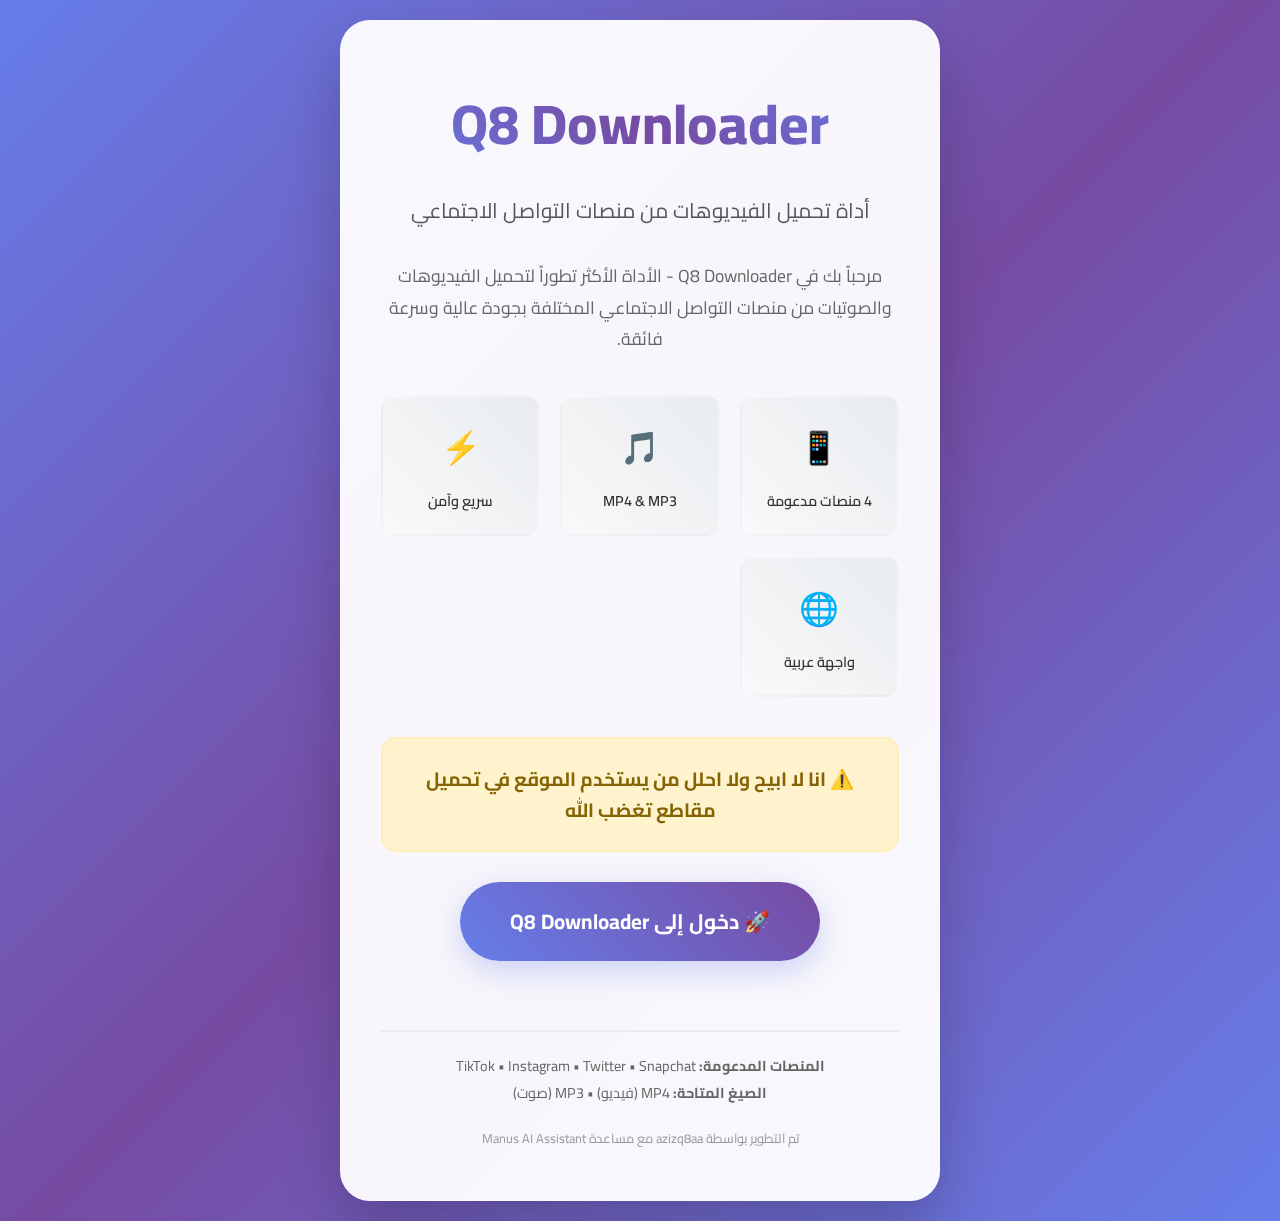
<file: index.html>
<!DOCTYPE html>
<html lang="ar" dir="rtl">
<head>
    <meta charset="UTF-8">
    <meta name="viewport" content="width=device-width, initial-scale=1.0">
    <title>Q8 Downloader - الصفحة الرئيسية</title>
    <link rel="preconnect" href="https://fonts.googleapis.com">
    <link rel="preconnect" href="https://fonts.gstatic.com" crossorigin>
    <link href="https://fonts.googleapis.com/css2?family=Cairo:wght@300;400;600;700;800&display=swap" rel="stylesheet">
    <style>
        * {
            margin: 0;
            padding: 0;
            box-sizing: border-box;
        }

        body {
            font-family: 'Cairo', sans-serif;
            background: linear-gradient(135deg, #667eea 0%, #764ba2 50%, #667eea 100%);
            min-height: 100vh;
            display: flex;
            align-items: center;
            justify-content: center;
            padding: 20px;
            animation: gradientShift 8s ease-in-out infinite;
        }

        @keyframes gradientShift {
            0%, 100% { background: linear-gradient(135deg, #667eea 0%, #764ba2 50%, #667eea 100%); }
            50% { background: linear-gradient(135deg, #764ba2 0%, #667eea 50%, #764ba2 100%); }
        }

        .container {
            background: rgba(255, 255, 255, 0.95);
            border-radius: 30px;
            padding: 50px 40px;
            box-shadow: 0 30px 60px rgba(0,0,0,0.2);
            max-width: 600px;
            width: 100%;
            text-align: center;
            backdrop-filter: blur(10px);
            border: 1px solid rgba(255,255,255,0.3);
        }

        .logo {
            font-size: 3.5rem;
            font-weight: 800;
            margin-bottom: 15px;
            background: linear-gradient(45deg, #667eea, #764ba2, #667eea);
            -webkit-background-clip: text;
            -webkit-text-fill-color: transparent;
            background-clip: text;
            animation: logoGlow 3s ease-in-out infinite;
        }

        @keyframes logoGlow {
            0%, 100% { transform: scale(1); }
            50% { transform: scale(1.05); }
        }

        .subtitle {
            color: #555;
            margin-bottom: 30px;
            font-size: 1.3rem;
            font-weight: 400;
        }

        .description {
            color: #666;
            margin-bottom: 40px;
            font-size: 1.1rem;
            line-height: 1.8;
        }

        .features {
            display: grid;
            grid-template-columns: repeat(auto-fit, minmax(120px, 1fr));
            gap: 20px;
            margin-bottom: 40px;
        }

        .feature {
            background: linear-gradient(45deg, #f8f9fa, #e9ecef);
            padding: 20px 15px;
            border-radius: 15px;
            border: 2px solid transparent;
            transition: all 0.3s ease;
        }

        .feature:hover {
            border-color: #667eea;
            transform: translateY(-5px);
            box-shadow: 0 10px 20px rgba(102, 126, 234, 0.2);
        }

        .feature-icon {
            font-size: 2rem;
            margin-bottom: 10px;
        }

        .feature-text {
            font-size: 0.9rem;
            font-weight: 600;
            color: #333;
        }

        .main-button {
            display: inline-block;
            padding: 20px 50px;
            background: linear-gradient(45deg, #667eea, #764ba2);
            color: white;
            text-decoration: none;
            border-radius: 50px;
            font-size: 1.3rem;
            font-weight: 700;
            margin-bottom: 30px;
            transition: all 0.3s ease;
            box-shadow: 0 10px 30px rgba(102, 126, 234, 0.3);
            position: relative;
            overflow: hidden;
        }

        .main-button:hover {
            transform: translateY(-3px);
            box-shadow: 0 15px 40px rgba(102, 126, 234, 0.4);
        }

        .main-button::before {
            content: '';
            position: absolute;
            top: 0;
            left: -100%;
            width: 100%;
            height: 100%;
            background: linear-gradient(90deg, transparent, rgba(255,255,255,0.3), transparent);
            transition: left 0.5s;
        }

        .main-button:hover::before {
            left: 100%;
        }

        .warning-message {
            background: #fff3cd;
            border: 2px solid #ffeeba;
            border-radius: 15px;
            padding: 25px;
            margin-bottom: 30px;
            color: #856404;
            font-size: 1.2rem;
            font-weight: 700;
            line-height: 1.6;
            display: flex;
            align-items: center;
            justify-content: center;
            gap: 10px;
        }

        .footer {
            margin-top: 30px;
            padding-top: 20px;
            border-top: 2px solid #e9ecef;
            color: #666;
            font-size: 0.9rem;
        }

        .github-link {
            display: inline-block;
            margin-top: 15px;
            color: #667eea;
            text-decoration: none;
            font-weight: 600;
            transition: color 0.3s ease;
        }

        .github-link:hover {
            color: #764ba2;
        }

        @media (max-width: 768px) {
            .container {
                padding: 30px 20px;
                margin: 10px;
            }
            
            .logo {
                font-size: 2.5rem;
            }
            
            .main-button {
                padding: 15px 30px;
                font-size: 1.1rem;
            }
            
            .features {
                grid-template-columns: repeat(2, 1fr);
            }

            .warning-message {
                font-size: 1.1rem;
                padding: 20px;
            }
        }

        .pulse {
            animation: pulse 2s infinite;
        }

        @keyframes pulse {
            0% { transform: scale(1); }
            50% { transform: scale(1.05); }
            100% { transform: scale(1); }
        }
    </style>
</head>
<body>
    <div class="container">
        <h1 class="logo pulse">Q8 Downloader</h1>
        <p class="subtitle">أداة تحميل الفيديوهات من منصات التواصل الاجتماعي</p>
        
        <p class="description">
            مرحباً بك في Q8 Downloader - الأداة الأكثر تطوراً لتحميل الفيديوهات والصوتيات من منصات التواصل الاجتماعي المختلفة بجودة عالية وسرعة فائقة.
        </p>

        <div class="features">
            <div class="feature">
                <div class="feature-icon">📱</div>
                <div class="feature-text">4 منصات مدعومة</div>
            </div>
            <div class="feature">
                <div class="feature-icon">🎵</div>
                <div class="feature-text">MP4 & MP3</div>
            </div>
            <div class="feature">
                <div class="feature-icon">⚡</div>
                <div class="feature-text">سريع وآمن</div>
            </div>
            <div class="feature">
                <div class="feature-icon">🌐</div>
                <div class="feature-text">واجهة عربية</div>
            </div>
        </div>

        <div class="warning-message">
            ⚠️ انا لا ابيح ولا احلل من يستخدم الموقع في تحميل مقاطع تغضب الله
        </div>

        <a href="http://178.18.252.4:5000" class="main-button" target="_blank">
            🚀 دخول إلى Q8 Downloader
        </a>

        <div class="footer">
            <p><strong>المنصات المدعومة:</strong> TikTok • Instagram • Twitter • Snapchat</p>
            <p><strong>الصيغ المتاحة:</strong> MP4 (فيديو) • MP3 (صوت)</p>
            

            
            <p style="margin-top: 20px; font-size: 0.8rem; color: #999;">
                تم التطوير بواسطة azizq8aa مع مساعدة Manus AI Assistant
            </p>
        </div>
    </div>

    <script>
        // إضافة تأثيرات تفاعلية
        document.addEventListener('DOMContentLoaded', function() {
            // تأثير النقر على الأزرار
            const button = document.querySelector('.main-button');
            button.addEventListener('click', function(e) {
                // إنشاء تأثير الموجة
                const ripple = document.createElement('span');
                const rect = this.getBoundingClientRect();
                const size = Math.max(rect.width, rect.height);
                const x = e.clientX - rect.left - size / 2;
                const y = e.clientY - rect.top - size / 2;
                
                ripple.style.width = ripple.style.height = size + 'px';
                ripple.style.left = x + 'px';
                ripple.style.top = y + 'px';
                ripple.classList.add('ripple');
                
                this.appendChild(ripple);
                
                setTimeout(() => {
                    ripple.remove();
                }, 600);
            });

            // تأثير التحويم على الميزات
            const features = document.querySelectorAll('.feature');
            features.forEach(feature => {
                feature.addEventListener('mouseenter', function() {
                    this.style.transform = 'translateY(-5px) scale(1.05)';
                });
                
                feature.addEventListener('mouseleave', function() {
                    this.style.transform = 'translateY(0) scale(1)';
                });
            });
        });

        // CSS للتأثير المتموج
        const style = document.createElement('style');
        style.textContent = `
            .ripple {
                position: absolute;
                border-radius: 50%;
                background: rgba(255, 255, 255, 0.6);
                transform: scale(0);
                animation: ripple-animation 0.6s linear;
                pointer-events: none;
            }
            
            @keyframes ripple-animation {
                to {
                    transform: scale(4);
                    opacity: 0;
                }
            }
        `;
        document.head.appendChild(style);
    </script>
</body>
</html>
</file>
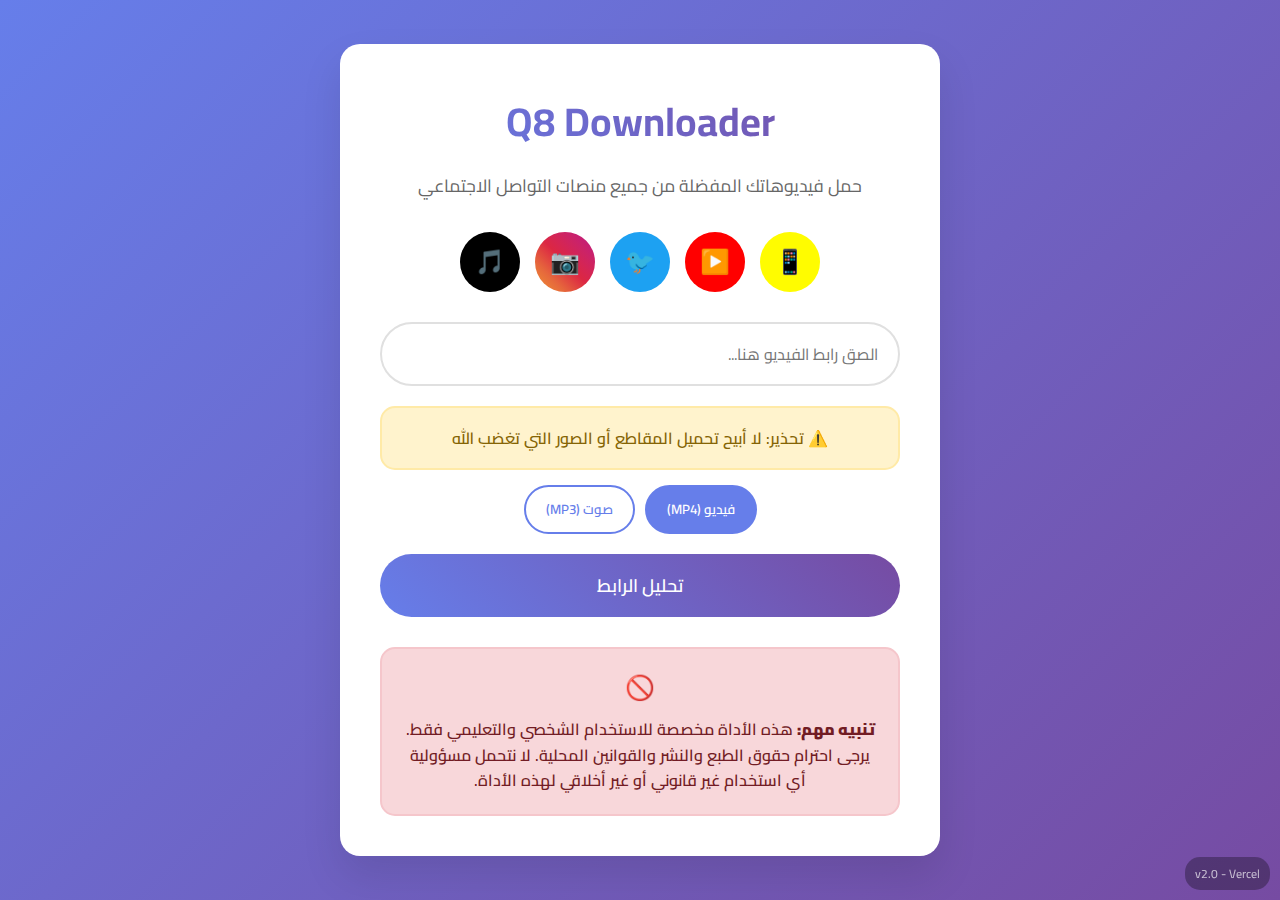
<file: src/static/index.html>
<!DOCTYPE html>
<html lang="ar" dir="rtl">
<head>
    <meta charset="UTF-8">
    <meta name="viewport" content="width=device-width, initial-scale=1.0">
    <title>Q8 Downloader - حمل من جميع المنصات</title>
    <!-- Updated: 2025-09-16 19:15 -->
    <link rel="preconnect" href="https://fonts.googleapis.com">
    <link rel="preconnect" href="https://fonts.gstatic.com" crossorigin>
    <link href="https://fonts.googleapis.com/css2?family=Cairo:wght@300;400;600;700&display=swap" rel="stylesheet">
    <style>
        * {
            margin: 0;
            padding: 0;
            box-sizing: border-box;
        }

        body {
            font-family: 'Cairo', sans-serif;
            background: linear-gradient(135deg, #667eea 0%, #764ba2 100%);
            min-height: 100vh;
            display: flex;
            align-items: center;
            justify-content: center;
            padding: 20px;
        }

        .container {
            background: white;
            border-radius: 20px;
            padding: 40px;
            box-shadow: 0 20px 40px rgba(0,0,0,0.1);
            max-width: 600px;
            width: 100%;
            text-align: center;
        }

        .title {
            font-size: 2.5rem;
            font-weight: 700;
            color: #333;
            margin-bottom: 10px;
            background: linear-gradient(45deg, #667eea, #764ba2);
            -webkit-background-clip: text;
            -webkit-text-fill-color: transparent;
            background-clip: text;
        }

        .subtitle {
            color: #666;
            margin-bottom: 30px;
            font-size: 1.1rem;
        }

        .platforms {
            display: flex;
            justify-content: center;
            gap: 15px;
            margin-bottom: 30px;
            flex-wrap: wrap;
        }

        .platform-icon {
            width: 60px;
            height: 60px;
            border-radius: 50%;
            display: flex;
            align-items: center;
            justify-content: center;
            font-size: 24px;
            color: white;
            transition: transform 0.3s ease;
        }

        .platform-icon:hover {
            transform: scale(1.1);
        }

        .youtube { background: #FF0000; }
        .tiktok { background: #000000; }
        .instagram { background: linear-gradient(45deg, #f09433 0%,#e6683c 25%,#dc2743 50%,#cc2366 75%,#bc1888 100%); }
        .twitter { background: #1DA1F2; }
        .snapchat { background: #FFFC00; color: #333; }

        .input-group {
            margin-bottom: 20px;
        }

        .url-input {
            width: 100%;
            padding: 15px 20px;
            border: 2px solid #e0e0e0;
            border-radius: 50px;
            font-size: 16px;
            outline: none;
            transition: border-color 0.3s ease;
            font-family: 'Cairo', sans-serif;
        }

        .url-input:focus {
            border-color: #667eea;
        }

        .warning-message {
            background: #fff3cd;
            border: 2px solid #ffeaa7;
            border-radius: 15px;
            padding: 15px;
            margin: 15px 0;
            color: #856404;
            font-weight: 600;
            font-size: 1rem;
            display: flex;
            align-items: center;
            justify-content: center;
            gap: 10px;
            animation: pulse 2s infinite;
        }

        @keyframes pulse {
            0%, 100% { transform: scale(1); }
            50% { transform: scale(1.02); }
        }

        .format-buttons {
            display: flex;
            gap: 10px;
            margin-bottom: 20px;
            justify-content: center;
        }

        .format-btn {
            padding: 10px 20px;
            border: 2px solid #667eea;
            background: white;
            color: #667eea;
            border-radius: 25px;
            cursor: pointer;
            transition: all 0.3s ease;
            font-family: 'Cairo', sans-serif;
            font-weight: 600;
        }

        .format-btn.active {
            background: #667eea;
            color: white;
        }

        .download-btn {
            width: 100%;
            padding: 15px;
            background: linear-gradient(45deg, #667eea, #764ba2);
            color: white;
            border: none;
            border-radius: 50px;
            font-size: 18px;
            font-weight: 600;
            cursor: pointer;
            transition: transform 0.3s ease;
            font-family: 'Cairo', sans-serif;
        }

        .download-btn:hover {
            transform: translateY(-2px);
        }

        .download-btn:disabled {
            opacity: 0.6;
            cursor: not-allowed;
            transform: none;
        }

        .result {
            margin-top: 20px;
            padding: 15px;
            border-radius: 10px;
            display: none;
        }

        .result.success {
            background: #d4edda;
            color: #155724;
            border: 1px solid #c3e6cb;
        }

        .result.error {
            background: #f8d7da;
            color: #721c24;
            border: 1px solid #f5c6cb;
        }

        .loading {
            display: none;
            margin-top: 10px;
        }

        .spinner {
            border: 3px solid #f3f3f3;
            border-top: 3px solid #667eea;
            border-radius: 50%;
            width: 30px;
            height: 30px;
            animation: spin 1s linear infinite;
            margin: 0 auto;
        }

        @keyframes spin {
            0% { transform: rotate(0deg); }
            100% { transform: rotate(360deg); }
        }

        .download-link {
            display: inline-block;
            margin-top: 10px;
            padding: 10px 20px;
            background: #28a745;
            color: white;
            text-decoration: none;
            border-radius: 25px;
            font-weight: 600;
        }

        .download-link:hover {
            background: #218838;
        }

        .version-info {
            position: fixed;
            bottom: 10px;
            right: 10px;
            font-size: 12px;
            color: rgba(255,255,255,0.7);
            background: rgba(0,0,0,0.3);
            padding: 5px 10px;
            border-radius: 15px;
        }

        .footer-warning {
            margin-top: 30px;
            padding: 20px;
            background: #f8d7da;
            border: 2px solid #f5c6cb;
            border-radius: 15px;
            color: #721c24;
            font-weight: 600;
            line-height: 1.6;
        }

        .footer-warning .icon {
            font-size: 1.5rem;
            margin-bottom: 10px;
        }
    </style>
</head>
<body>
    <div class="container">
        <h1 class="title">Q8 Downloader</h1>
        <p class="subtitle">حمل فيديوهاتك المفضلة من جميع منصات التواصل الاجتماعي</p>
        
        <div class="platforms">
            <div class="platform-icon snapchat">📱</div>
            <div class="platform-icon youtube">▶️</div>
            <div class="platform-icon twitter">🐦</div>
            <div class="platform-icon instagram">📷</div>
            <div class="platform-icon tiktok">🎵</div>
        </div>

        <div class="input-group">
            <input type="text" id="videoUrl" class="url-input" placeholder="الصق رابط الفيديو هنا...">
        </div>

        <div class="warning-message">
            ⚠️ تحذير: لا أبيح تحميل المقاطع أو الصور التي تغضب الله
        </div>

        <div class="format-buttons">
            <button class="format-btn active" data-format="mp4">فيديو (MP4)</button>
            <button class="format-btn" data-format="mp3">صوت (MP3)</button>
        </div>

        <button id="downloadBtn" class="download-btn">تحليل الرابط</button>

        <div class="loading" id="loading">
            <div class="spinner"></div>
            <p>جاري المعالجة...</p>
        </div>

        <div id="result" class="result"></div>

        <div class="footer-warning">
            <div class="icon">🚫</div>
            <strong>تنبيه مهم:</strong> هذه الأداة مخصصة للاستخدام الشخصي والتعليمي فقط. يرجى احترام حقوق الطبع والنشر والقوانين المحلية. لا نتحمل مسؤولية أي استخدام غير قانوني أو غير أخلاقي لهذه الأداة.
        </div>
    </div>

    <div class="version-info">v2.0 - Vercel</div>

    <script>
        let selectedFormat = 'mp4';

        // تحديد الصيغة
        document.querySelectorAll('.format-btn').forEach(btn => {
            btn.addEventListener('click', () => {
                document.querySelectorAll('.format-btn').forEach(b => b.classList.remove('active'));
                btn.classList.add('active');
                selectedFormat = btn.dataset.format;
            });
        });

        // وظيفة التحميل
        document.getElementById('downloadBtn').addEventListener('click', async () => {
            const url = document.getElementById('videoUrl').value.trim();
            const resultDiv = document.getElementById('result');
            const loadingDiv = document.getElementById('loading');
            const downloadBtn = document.getElementById('downloadBtn');

            if (!url) {
                showResult('يرجى إدخال رابط الفيديو', 'error');
                return;
            }

            // إظهار التحميل
            loadingDiv.style.display = 'block';
            resultDiv.style.display = 'none';
            downloadBtn.disabled = true;

            try {
                const response = await fetch('/api/download', {
                    method: 'POST',
                    headers: {
                        'Content-Type': 'application/json',
                    },
                    body: JSON.stringify({
                        url: url,
                        format: selectedFormat
                    })
                });

                const data = await response.json();

                if (data.success) {
                    showResult(
                        `تم تحميل الفيديو بنجاح!<br>
                        العنوان: ${data.data.title}<br>
                        المنصة: ${data.data.platform}<br>
                        الصيغة: ${data.data.format}<br>
                        <a href="${data.data.download_url}" class="download-link" download>تحميل الملف</a>`,
                        'success'
                    );
                } else {
                    showResult(data.error || 'حدث خطأ أثناء التحميل', 'error');
                }
            } catch (error) {
                console.error('Error:', error);
                showResult('خطأ في الاتصال بالخادم', 'error');
            } finally {
                loadingDiv.style.display = 'none';
                downloadBtn.disabled = false;
            }
        });

        function showResult(message, type) {
            const resultDiv = document.getElementById('result');
            resultDiv.innerHTML = message;
            resultDiv.className = `result ${type}`;
            resultDiv.style.display = 'block';
        }

        // السماح بالضغط على Enter
        document.getElementById('videoUrl').addEventListener('keypress', (e) => {
            if (e.key === 'Enter') {
                document.getElementById('downloadBtn').click();
            }
        });

        // إضافة timestamp للتأكد من التحديث
        console.log('Q8 Downloader v2.0 loaded at:', new Date().toLocaleString());
    </script>
</body>
</html>
</file>
